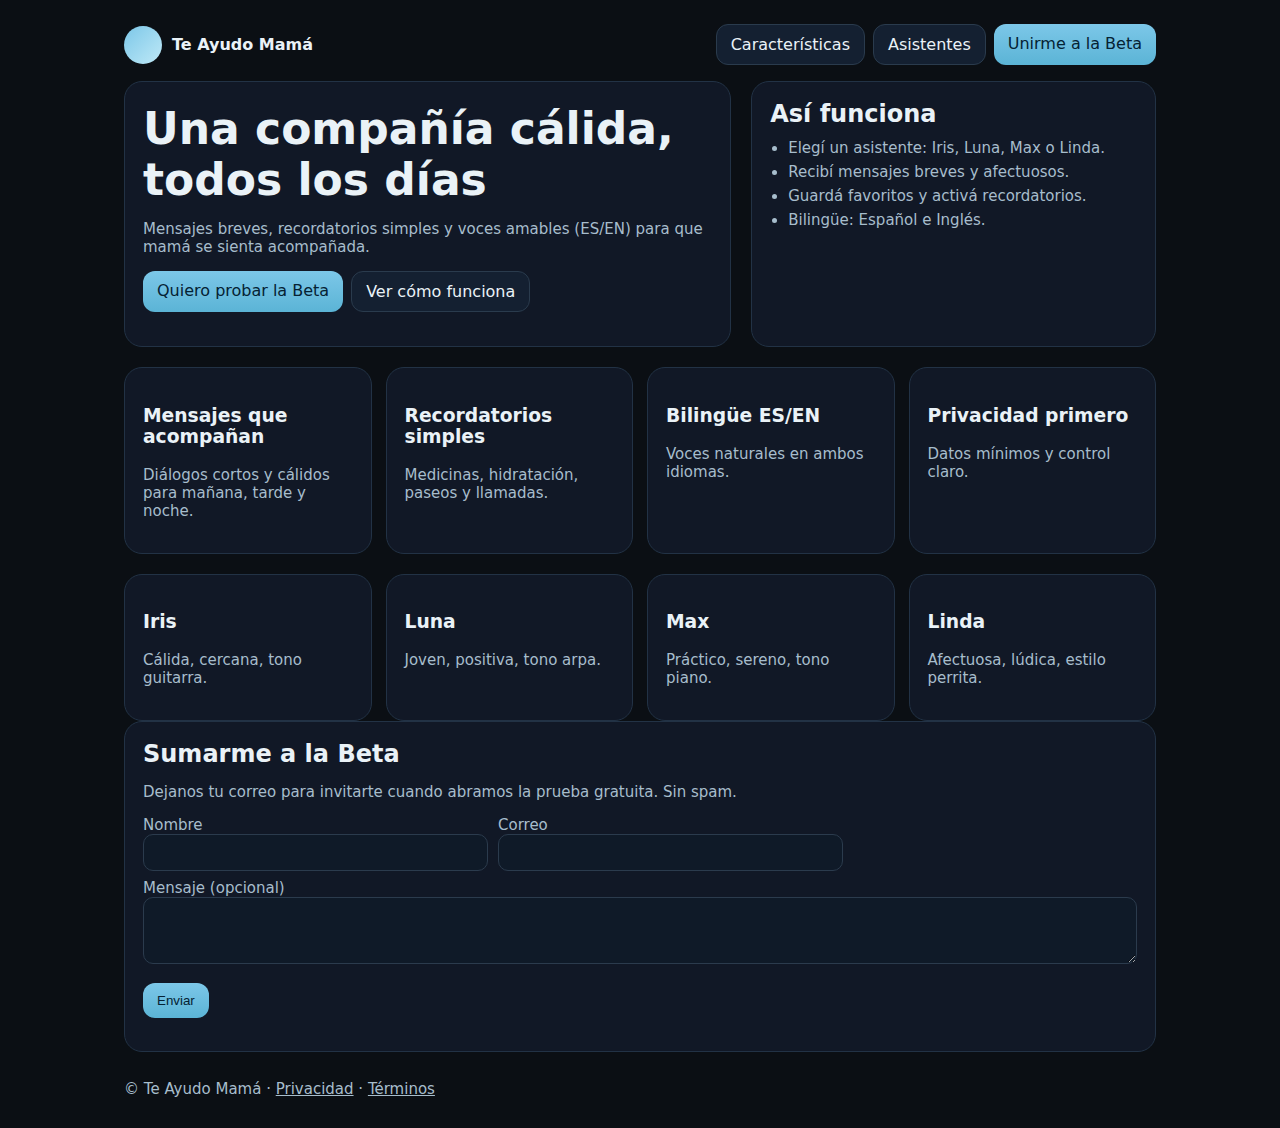
<file: index.html>
﻿<!doctype html>
<html lang="es">
<head>
  <meta charset="utf-8" />
  <meta name="viewport" content="width=device-width, initial-scale=1" />
  <title>Te Ayudo Mamá – Compañía, Cuidado y Tranquilidad</title>
  <meta name="description" content="Te Ayudo Mamá: compañía cálida y práctica para mamás que viven solas. Diálogos breves, recordatorios simples y voces amables (ES/EN).">
  <style>
    :root{--bg:#0b0f14;--card:#111826;--text:#eaf2f7;--muted:#a7bdcc;--brand:#7CC7E8}
    *{box-sizing:border-box}html,body{margin:0;background:var(--bg);color:var(--text);font-family:system-ui,-apple-system,Segoe UI,Roboto,Helvetica,Arial,sans-serif}
    .wrap{max-width:1080px;margin:0 auto;padding:24px}
    header{display:flex;align-items:center;justify-content:space-between;gap:12px}
    .logo{display:flex;align-items:center;gap:10px}
    .badge{width:38px;height:38px;border-radius:50%;background:linear-gradient(135deg,var(--brand),#bfe9f7)}
    .btn{border:1px solid #2a3b4d;background:#142031;color:var(--text);padding:10px 14px;border-radius:12px;text-decoration:none;display:inline-block}
    .btn:hover{filter:brightness(1.08)} .primary{background:linear-gradient(180deg,var(--brand),#5bb4d6);border:none;color:#052233}
    .hero{display:grid;grid-template-columns:1.2fr .8fr;gap:20px;margin-top:16px}
    .card{background:#111826;border:1px solid #223245;border-radius:18px;padding:18px}
    h1{margin:.2rem 0 .6rem;font-size:clamp(28px,5vw,44px)} .small{color:var(--muted);font-size:15px}
    .grid{display:grid;grid-template-columns:repeat(auto-fit,minmax(230px,1fr));gap:14px;margin-top:20px}
    footer{margin:28px 0 6px;color:var(--muted);font-size:14px}
    @media (max-width:900px){.hero{grid-template-columns:1fr}}
  </style>
</head>
<body>
<div class="wrap">
  <header>
    <div class="logo"><div class="badge"></div><strong>Te Ayudo Mamá</strong></div>
    <nav style="display:flex;gap:8px">
      <a class="btn" href="#features">Características</a>
      <a class="btn" href="#personas">Asistentes</a>
      <a class="btn primary" href="#beta">Unirme a la Beta</a>
    </nav>
  </header>

  <section class="hero">
    <div class="card">
      <h1>Una compañía cálida, todos los días</h1>
      <p class="small">Mensajes breves, recordatorios simples y voces amables (ES/EN) para que mamá se sienta acompañada.</p>
      <p style="display:flex;gap:8px;margin-top:8px">
        <a class="btn primary" href="#beta">Quiero probar la Beta</a>
        <a class="btn" href="#features">Ver cómo funciona</a>
      </p>
    </div>
    <div class="card">
      <h2 style="margin:0 0 8px">Así funciona</h2>
      <ul class="small" style="line-height:1.6;margin:0;padding-left:18px">
        <li>Elegí un asistente: Iris, Luna, Max o Linda.</li>
        <li>Recibí mensajes breves y afectuosos.</li>
        <li>Guardá favoritos y activá recordatorios.</li>
        <li>Bilingüe: Español e Inglés.</li>
      </ul>
    </div>
  </section>

  <section id="features" class="grid">
    <div class="card"><h3>Mensajes que acompañan</h3><p class="small">Diálogos cortos y cálidos para mañana, tarde y noche.</p></div>
    <div class="card"><h3>Recordatorios simples</h3><p class="small">Medicinas, hidratación, paseos y llamadas.</p></div>
    <div class="card"><h3>Bilingüe ES/EN</h3><p class="small">Voces naturales en ambos idiomas.</p></div>
    <div class="card"><h3>Privacidad primero</h3><p class="small">Datos mínimos y control claro.</p></div>
  </section>

  <section id="personas" class="grid">
    <div class="card"><h3>Iris</h3><p class="small">Cálida, cercana, tono guitarra.</p></div>
    <div class="card"><h3>Luna</h3><p class="small">Joven, positiva, tono arpa.</p></div>
    <div class="card"><h3>Max</h3><p class="small">Práctico, sereno, tono piano.</p></div>
    <div class="card"><h3>Linda</h3><p class="small">Afectuosa, lúdica, estilo perrita.</p></div>
  </section>

  <section id="beta" class="card">
    <h2 style="margin:0 0 8px">Sumarme a la Beta</h2>
    <p class="small">Dejanos tu correo para invitarte cuando abramos la prueba gratuita. Sin spam.</p>
    <form class="small" action="mailto:contacto@teayudomama.com" method="post" enctype="text/plain">
      <div style="display:grid;grid-template-columns:1fr 1fr;gap:10px;max-width:700px">
        <label>Nombre<br><input name="name" required style="width:100%;padding:10px;border-radius:10px;border:1px solid #2b3b4d;background:#0f1a28;color:#eaf2f7"></label>
        <label>Correo<br><input type="email" name="email" required style="width:100%;padding:10px;border-radius:10px;border:1px solid #2b3b4d;background:#0f1a28;color:#eaf2f7"></label>
      </div>
      <label style="display:block;margin-top:8px">Mensaje (opcional)
        <textarea name="message" rows="3" style="width:100%;padding:10px;border-radius:10px;border:1px solid #2b3b4d;background:#0f1a28;color:#eaf2f7"></textarea>
      </label>
      <p><button class="btn primary" type="submit">Enviar</button></p>
    </form>
  </section>

  <footer>
    <div class="small">© Te Ayudo Mamá · <a href="privacy.html" style="color:#a7bdcc">Privacidad</a> · <a href="terms.html" style="color:#a7bdcc">Términos</a></div>
  </footer>
</div>
</body>
</html>
</file>
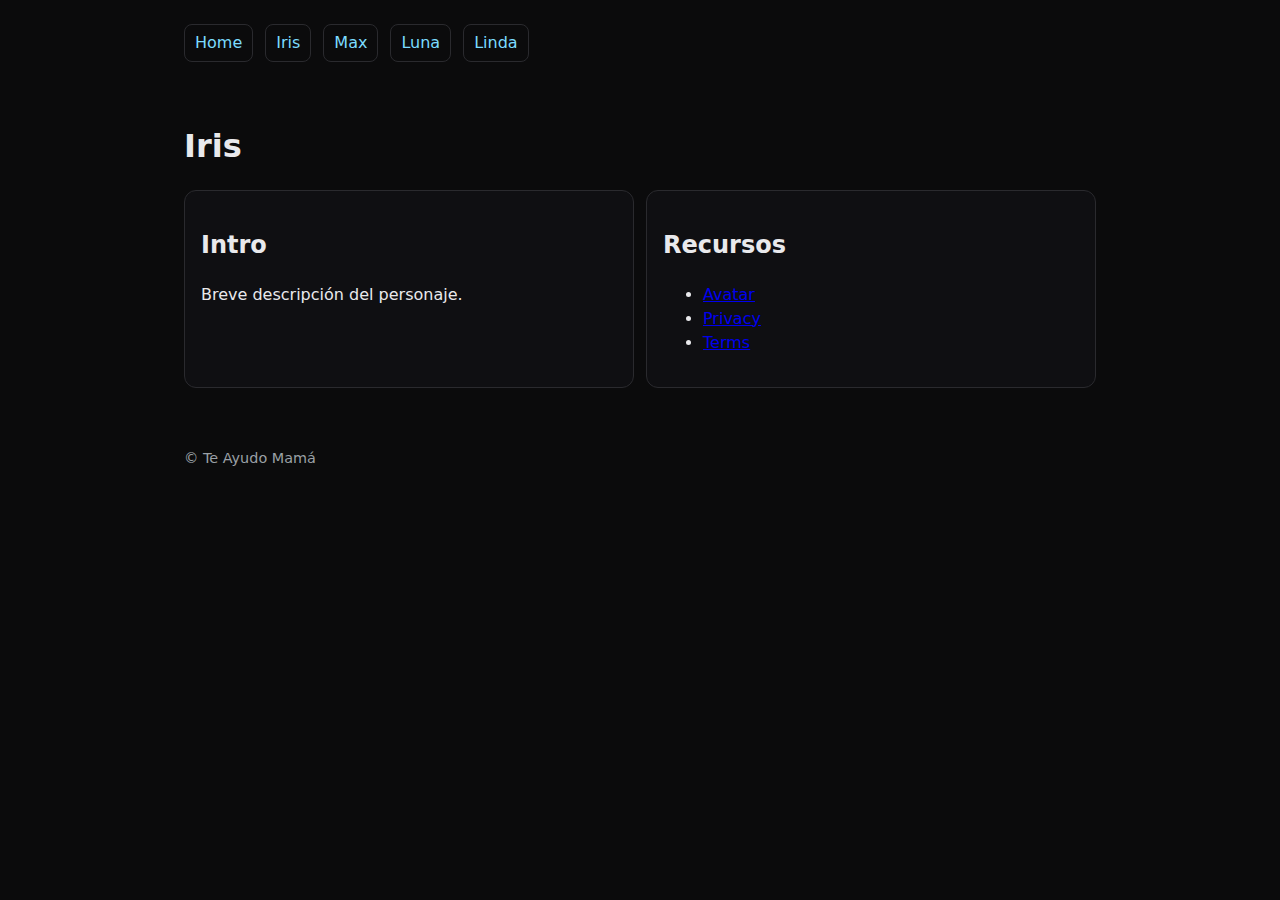
<file: en/iris/index.html>
﻿<!DOCTYPE html>
<html lang="en">
<head>
  <meta charset="utf-8">
  <meta name="viewport" content="width=device-width, initial-scale=1">
  <title>Iris – Te Ayudo Mamá</title>
  <link rel="stylesheet" href="/assets/css/styles.css">
</head>
<body>
  <nav class="wrap">
    <a href="/index.html">Home</a>
    <a href="/en/iris/index.html">Iris</a>
    <a href="/en/max/index.html">Max</a>
    <a href="/en/luna/index.html">Luna</a>
    <a href="/en/linda/index.html">Linda</a>
  </nav>

  <main class="wrap">
    <h1>Iris</h1>
    <section class="grid">
      <article class="card">
        <h2>Intro</h2>
        <p>Breve descripción del personaje.</p>
        <!-- ejemplo de audio compartido -->
        <!-- <audio controls src="/assets/audio/iris-intro.mp3"></audio> -->
      </article>

      <article class="card">
        <h2>Recursos</h2>
        <ul>
          <li><a href="/assets/img/iris-avatar.png">Avatar</a></li>
          <li><a href="/privacy.html">Privacy</a></li>
          <li><a href="/terms.html">Terms</a></li>
        </ul>
      </article>
    </section>
  </main>

  <footer class="wrap">© Te Ayudo Mamá</footer>
</body>
</html>
</file>
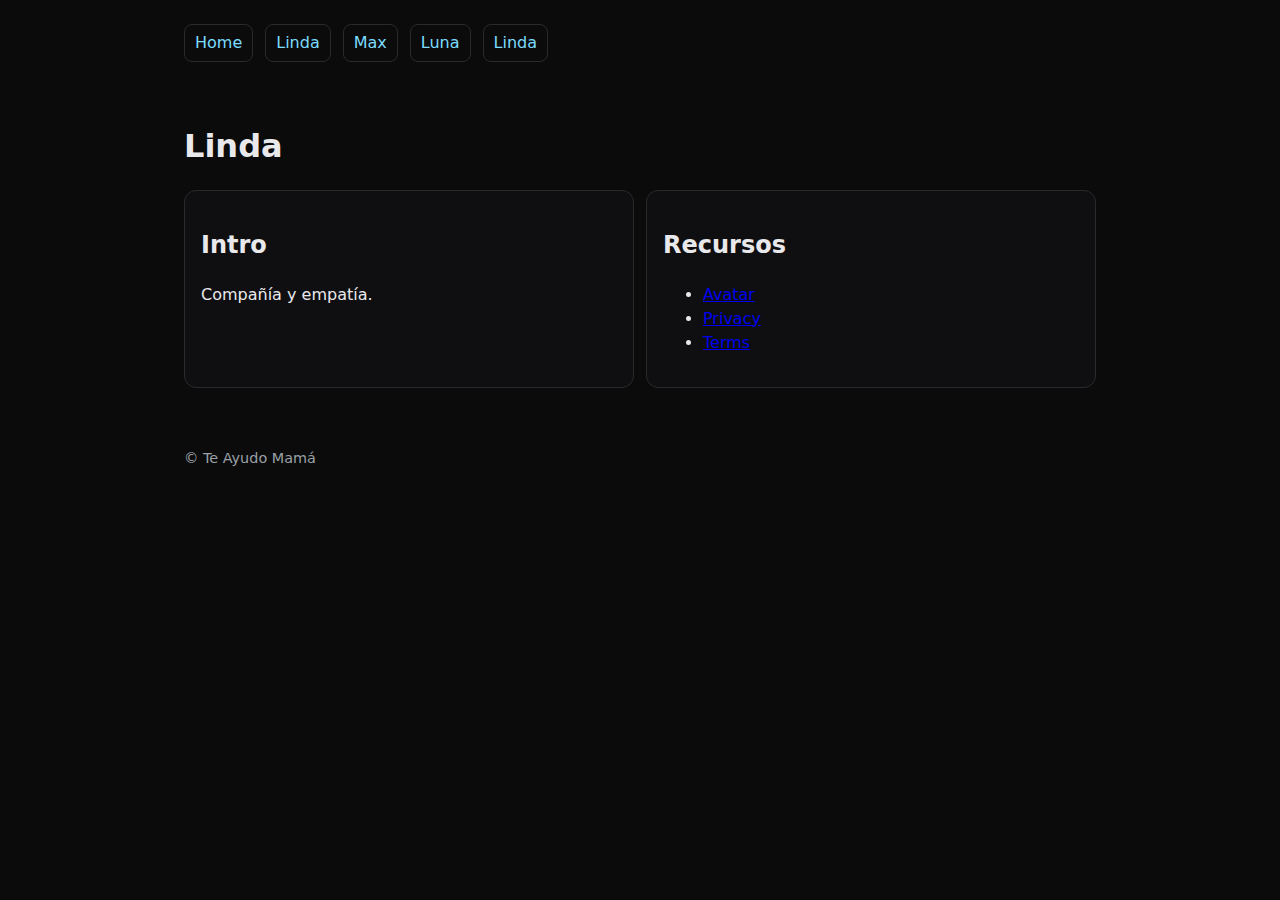
<file: en/linda/index.html>
﻿<!DOCTYPE html>
<html lang="en">
<head>
  <meta charset="utf-8">
  <meta name="viewport" content="width=device-width, initial-scale=1">
  <title>Linda – Te Ayudo Mamá</title>
  <link rel="stylesheet" href="/assets/css/styles.css">
</head>
<body>
  <nav class="wrap">
    <a href="/index.html">Home</a>
    <a href="/en/Linda/index.html">Linda</a>
    <a href="/en/max/index.html">Max</a>
    <a href="/en/luna/index.html">Luna</a>
    <a href="/en/linda/index.html">Linda</a>
  </nav>

  <main class="wrap">
    <h1>Linda</h1>
    <section class="grid">
      <article class="card">
        <h2>Intro</h2>
        <p>Compañía y empatía.</p>
        <!-- ejemplo de audio compartido -->
        <!-- <audio controls src="/assets/audio/Linda-intro.mp3"></audio> -->
      </article>

      <article class="card">
        <h2>Recursos</h2>
        <ul>
          <li><a href="/assets/img/Linda-avatar.png">Avatar</a></li>
          <li><a href="/privacy.html">Privacy</a></li>
          <li><a href="/terms.html">Terms</a></li>
        </ul>
      </article>
    </section>
  </main>

  <footer class="wrap">© Te Ayudo Mamá</footer>
</body>
</html>
</file>
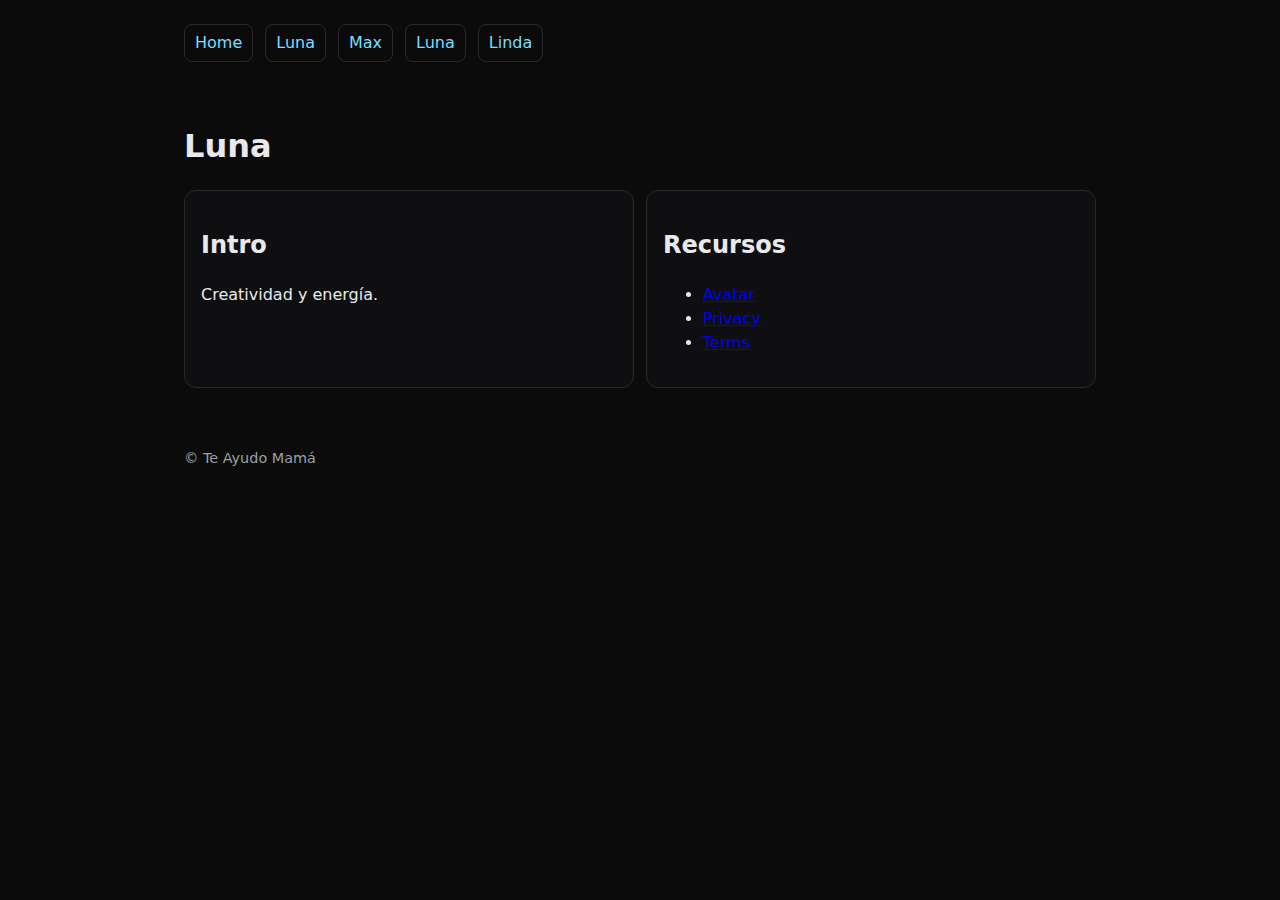
<file: en/luna/index.html>
﻿<!DOCTYPE html>
<html lang="en">
<head>
  <meta charset="utf-8">
  <meta name="viewport" content="width=device-width, initial-scale=1">
  <title>Luna – Te Ayudo Mamá</title>
  <link rel="stylesheet" href="/assets/css/styles.css">
</head>
<body>
  <nav class="wrap">
    <a href="/index.html">Home</a>
    <a href="/en/Luna/index.html">Luna</a>
    <a href="/en/max/index.html">Max</a>
    <a href="/en/luna/index.html">Luna</a>
    <a href="/en/linda/index.html">Linda</a>
  </nav>

  <main class="wrap">
    <h1>Luna</h1>
    <section class="grid">
      <article class="card">
        <h2>Intro</h2>
        <p>Creatividad y energía.</p>
        <!-- ejemplo de audio compartido -->
        <!-- <audio controls src="/assets/audio/Luna-intro.mp3"></audio> -->
      </article>

      <article class="card">
        <h2>Recursos</h2>
        <ul>
          <li><a href="/assets/img/Luna-avatar.png">Avatar</a></li>
          <li><a href="/privacy.html">Privacy</a></li>
          <li><a href="/terms.html">Terms</a></li>
        </ul>
      </article>
    </section>
  </main>

  <footer class="wrap">© Te Ayudo Mamá</footer>
</body>
</html>
</file>
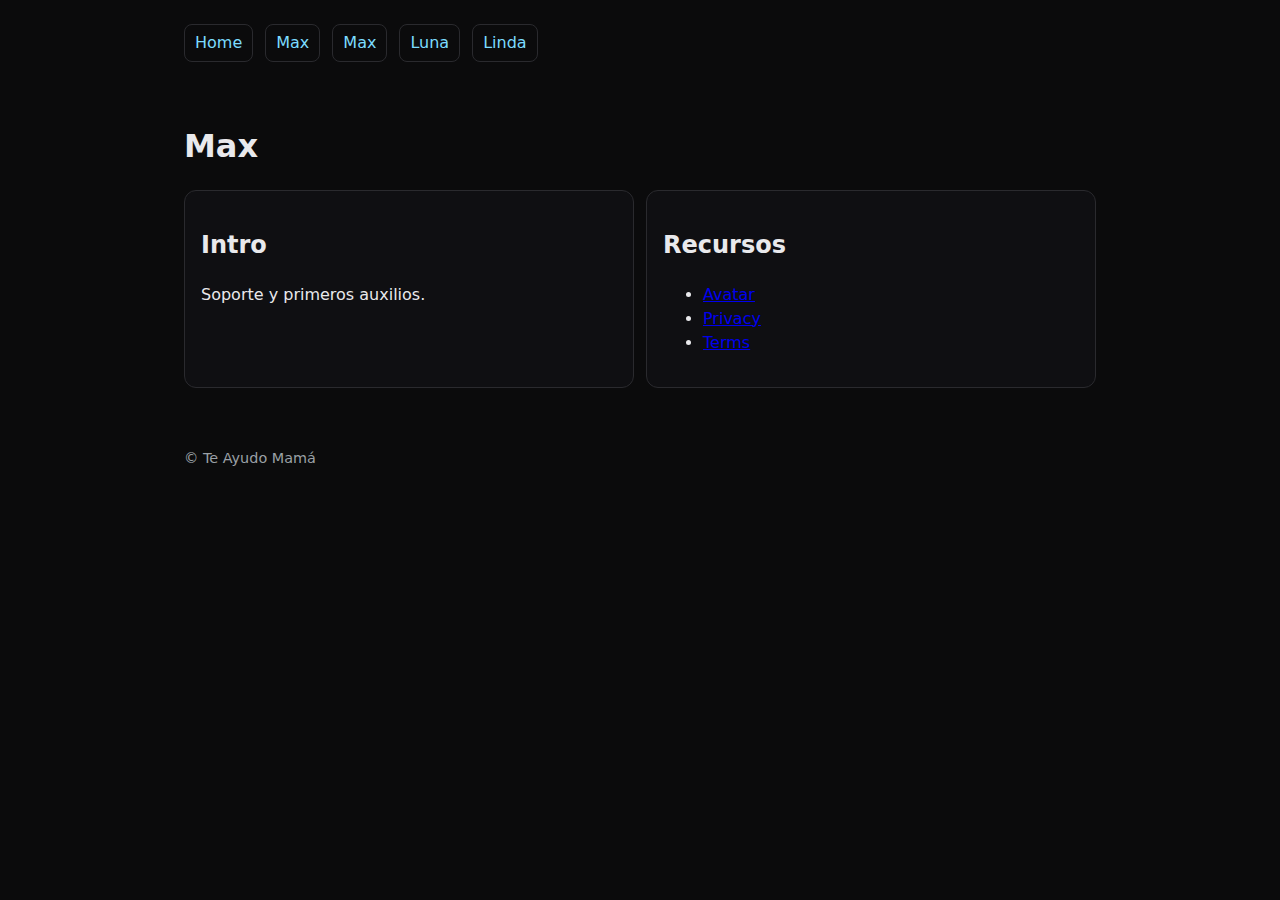
<file: en/max/index.html>
﻿<!DOCTYPE html>
<html lang="en">
<head>
  <meta charset="utf-8">
  <meta name="viewport" content="width=device-width, initial-scale=1">
  <title>Max – Te Ayudo Mamá</title>
  <link rel="stylesheet" href="/assets/css/styles.css">
</head>
<body>
  <nav class="wrap">
    <a href="/index.html">Home</a>
    <a href="/en/Max/index.html">Max</a>
    <a href="/en/max/index.html">Max</a>
    <a href="/en/luna/index.html">Luna</a>
    <a href="/en/linda/index.html">Linda</a>
  </nav>

  <main class="wrap">
    <h1>Max</h1>
    <section class="grid">
      <article class="card">
        <h2>Intro</h2>
        <p>Soporte y primeros auxilios.</p>
        <!-- ejemplo de audio compartido -->
        <!-- <audio controls src="/assets/audio/Max-intro.mp3"></audio> -->
      </article>

      <article class="card">
        <h2>Recursos</h2>
        <ul>
          <li><a href="/assets/img/Max-avatar.png">Avatar</a></li>
          <li><a href="/privacy.html">Privacy</a></li>
          <li><a href="/terms.html">Terms</a></li>
        </ul>
      </article>
    </section>
  </main>

  <footer class="wrap">© Te Ayudo Mamá</footer>
</body>
</html>
</file>
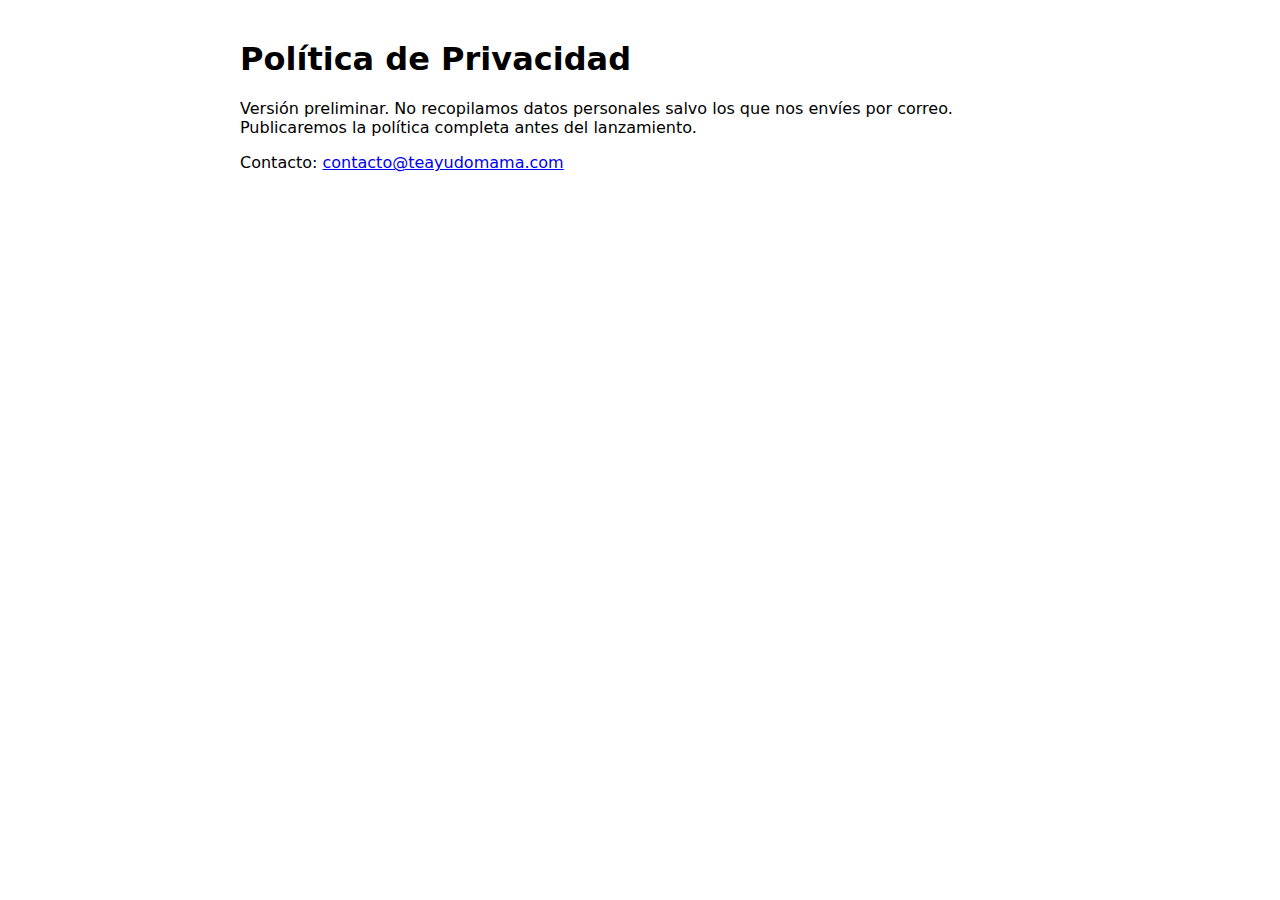
<file: privacy.html>
﻿<!doctype html><meta charset="utf-8"><meta name="viewport" content="width=device-width,initial-scale=1">
<title>Política de Privacidad – Te Ayudo Mamá</title>
<body style="max-width:800px;margin:40px auto;font-family:system-ui">
<h1>Política de Privacidad</h1>
<p>Versión preliminar. No recopilamos datos personales salvo los que nos envíes por correo.
Publicaremos la política completa antes del lanzamiento.</p>
<p>Contacto: <a href="mailto:contacto@teayudomama.com">contacto@teayudomama.com</a></p>
</body>
</file>
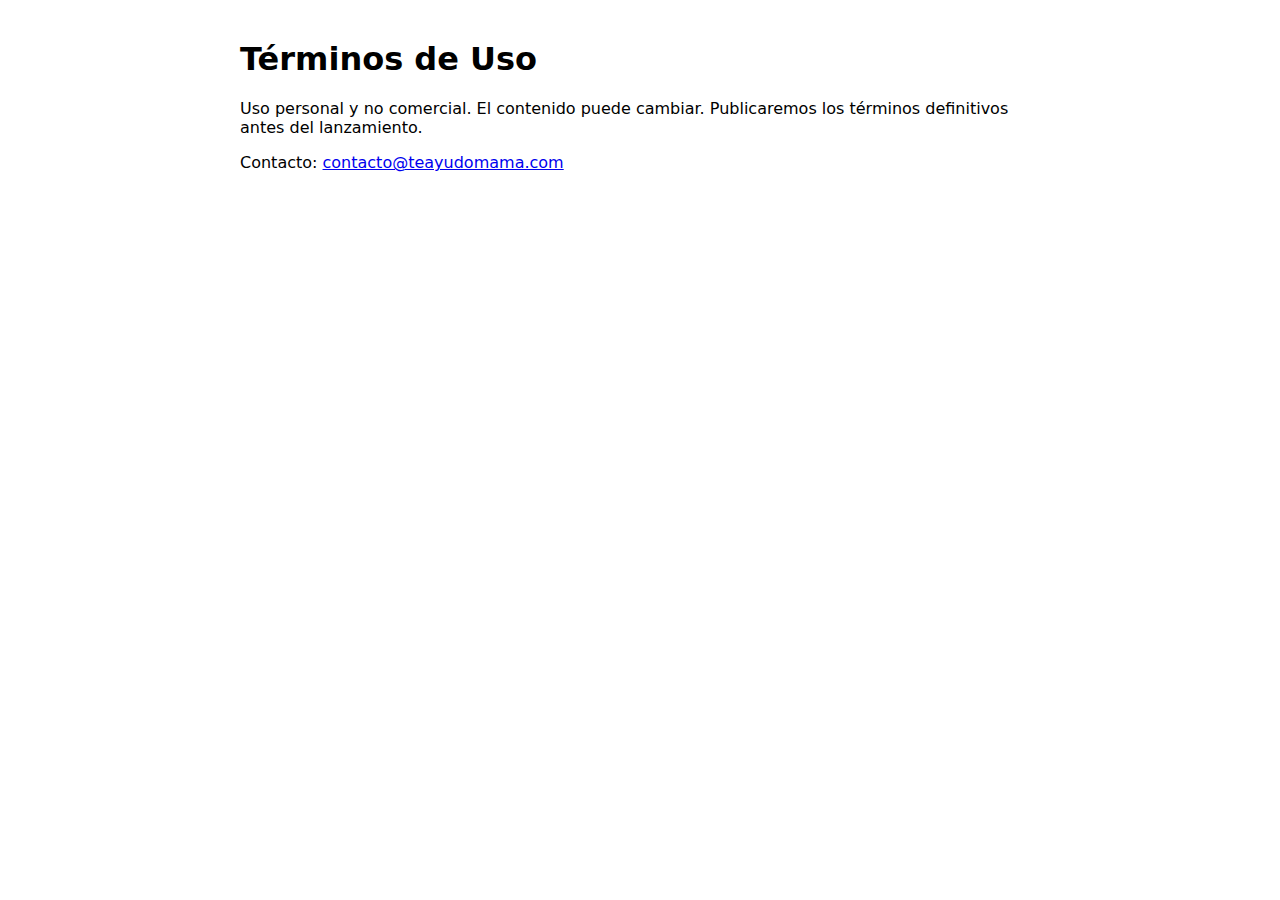
<file: terms.html>
﻿<!doctype html><meta charset="utf-8"><meta name="viewport" content="width=device-width,initial-scale=1">
<title>Términos de Uso – Te Ayudo Mamá</title>
<body style="max-width:800px;margin:40px auto;font-family:system-ui">
<h1>Términos de Uso</h1>
<p>Uso personal y no comercial. El contenido puede cambiar. Publicaremos los términos definitivos antes del lanzamiento.</p>
<p>Contacto: <a href="mailto:contacto@teayudomama.com">contacto@teayudomama.com</a></p>
</body>
</file>
<file: assets/css/styles.css>
﻿:root { --bg:#0b0b0c; --fg:#e9e9ec; --acc:#7bdcff; --mut:#9aa0a6; }
*{box-sizing:border-box}
body{margin:0;font-family:system-ui,-apple-system,Segoe UI,Roboto,Inter,Arial;background:var(--bg);color:var(--fg);line-height:1.5}
.wrap{max-width:960px;margin:auto;padding:24px}
nav{display:flex;gap:12px;flex-wrap:wrap;margin-bottom:16px}
nav a{color:var(--acc);text-decoration:none;padding:6px 10px;border:1px solid #2a2a2e;border-radius:8px}
nav a:hover{background:#121217}
h1{margin:12px 0 8px}
.card{border:1px solid #2a2a2e;border-radius:12px;padding:16px;margin:12px 0;background:#0f0f12}
.grid{display:grid;gap:12px;grid-template-columns:repeat(auto-fit,minmax(220px,1fr))}
footer{margin-top:32px;color:var(--mut);font-size:.9rem}
</file>
